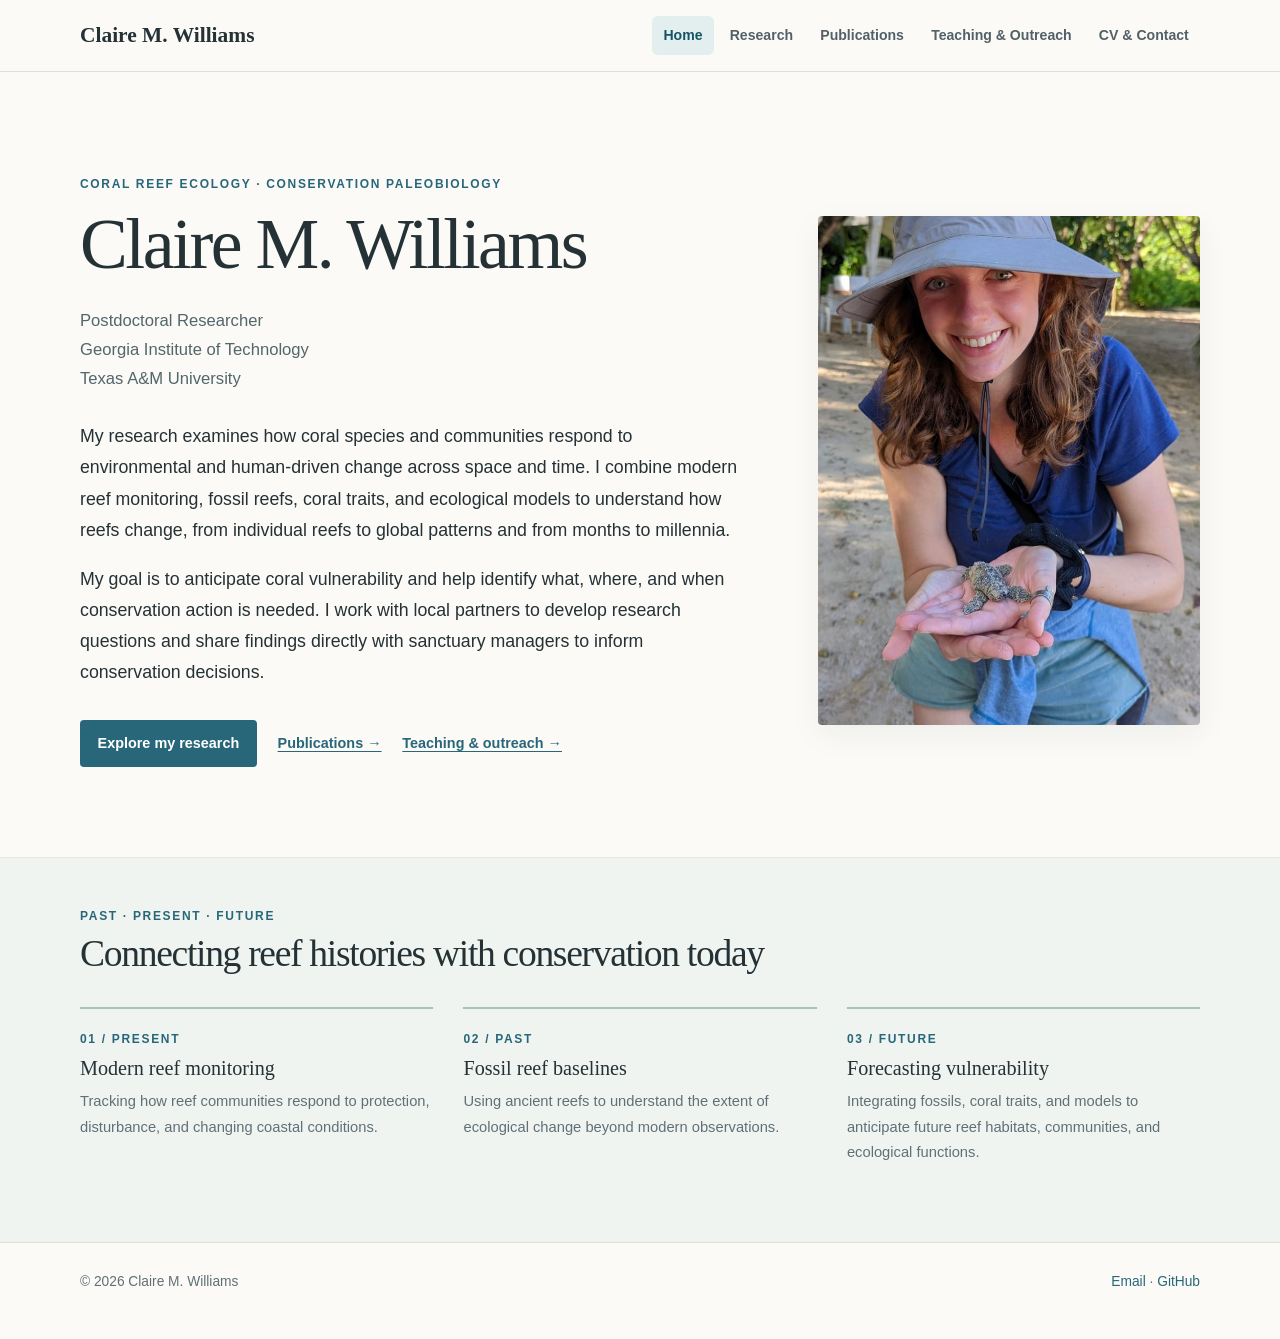
<file: index.html>
<!doctype html>
<html lang="en">
<head>
  <meta charset="utf-8">
  <meta name="viewport" content="width=device-width, initial-scale=1">
  <meta name="description" content="Claire M. Williams is a coral reef ecologist and conservation paleobiologist studying modern reefs, fossil baselines, coral traits, and environmental change.">
  <title>Claire M. Williams | Coral Reef Ecology &amp; Conservation Paleobiology</title>
  <link rel="stylesheet" href="site.css">
</head>
<body>
  <header class="site-header">
    <div class="container header-inner">
      <a class="brand" href="index.html">Claire M. Williams</a>
      <nav class="site-nav" aria-label="Main navigation">
        <a href="index.html" aria-current="page">Home</a>
        <a href="research.html">Research</a>
        <a href="publications.html">Publications</a>
        <a href="teaching.html">Teaching &amp; Outreach</a>
        <a href="cv.html">CV &amp; Contact</a>
      </nav>
    </div>
  </header>

  <main>
    <section class="hero container">
      <div class="hero-layout">
        <div>
          <div class="eyebrow">Coral reef ecology · Conservation paleobiology</div>
          <h1>Claire M. Williams</h1>
          <p class="role">Postdoctoral Researcher<br>Georgia Institute of Technology<br>Texas A&amp;M University</p>
          <div class="hero-copy">
            <p>My research examines how coral species and communities respond to environmental and human-driven change across space and time. I combine modern reef monitoring, fossil reefs, coral traits, and ecological models to understand how reefs change, from individual reefs to global patterns and from months to millennia.</p>
            <p>My goal is to anticipate coral vulnerability and help identify what, where, and when conservation action is needed. I work with local partners to develop research questions and share findings directly with sanctuary managers to inform conservation decisions.</p>
          </div>
          <div class="hero-actions">
            <a class="button-link" href="research.html">Explore my research</a>
            <a class="text-link" href="publications.html">Publications →</a>
            <a class="text-link" href="teaching.html">Teaching &amp; outreach →</a>
          </div>
        </div>
        <figure class="hero-portrait">
          <img src="FEC5A2C6-8848-4D81-BD9D-D2EBB6920F9D_1_105_c.jpeg" alt="Claire Williams holding a baby sea turtle" fetchpriority="high">
        </figure>
      </div>
    </section>

    <section class="home-summary">
      <div class="container">
        <div class="eyebrow">Past · Present · Future</div>
        <h2>Connecting reef histories with conservation today</h2>
        <div class="focus-grid">
          <a href="research.html#modern">
            <div class="meta">01 / Present</div>
            <h3>Modern reef monitoring</h3>
            <p>Tracking how reef communities respond to protection, disturbance, and changing coastal conditions.</p>
          </a>
          <a href="research.html#fossils">
            <div class="meta">02 / Past</div>
            <h3>Fossil reef baselines</h3>
            <p>Using ancient reefs to understand the extent of ecological change beyond modern observations.</p>
          </a>
          <a href="research.html#predictions">
            <div class="meta">03 / Future</div>
            <h3>Forecasting vulnerability</h3>
            <p>Integrating fossils, coral traits, and models to anticipate future reef habitats, communities, and ecological functions.</p>
          </a>
        </div>
      </div>
    </section>
  </main>

  <footer class="site-footer"><div class="container"><span>© 2026 Claire M. Williams</span><span><a href="mailto:cwilliams681@gatech.edu">Email</a> · <a href="https://github.com/ClaireMWilliams">GitHub</a></span></div></footer>
</body>
</html>
</file>
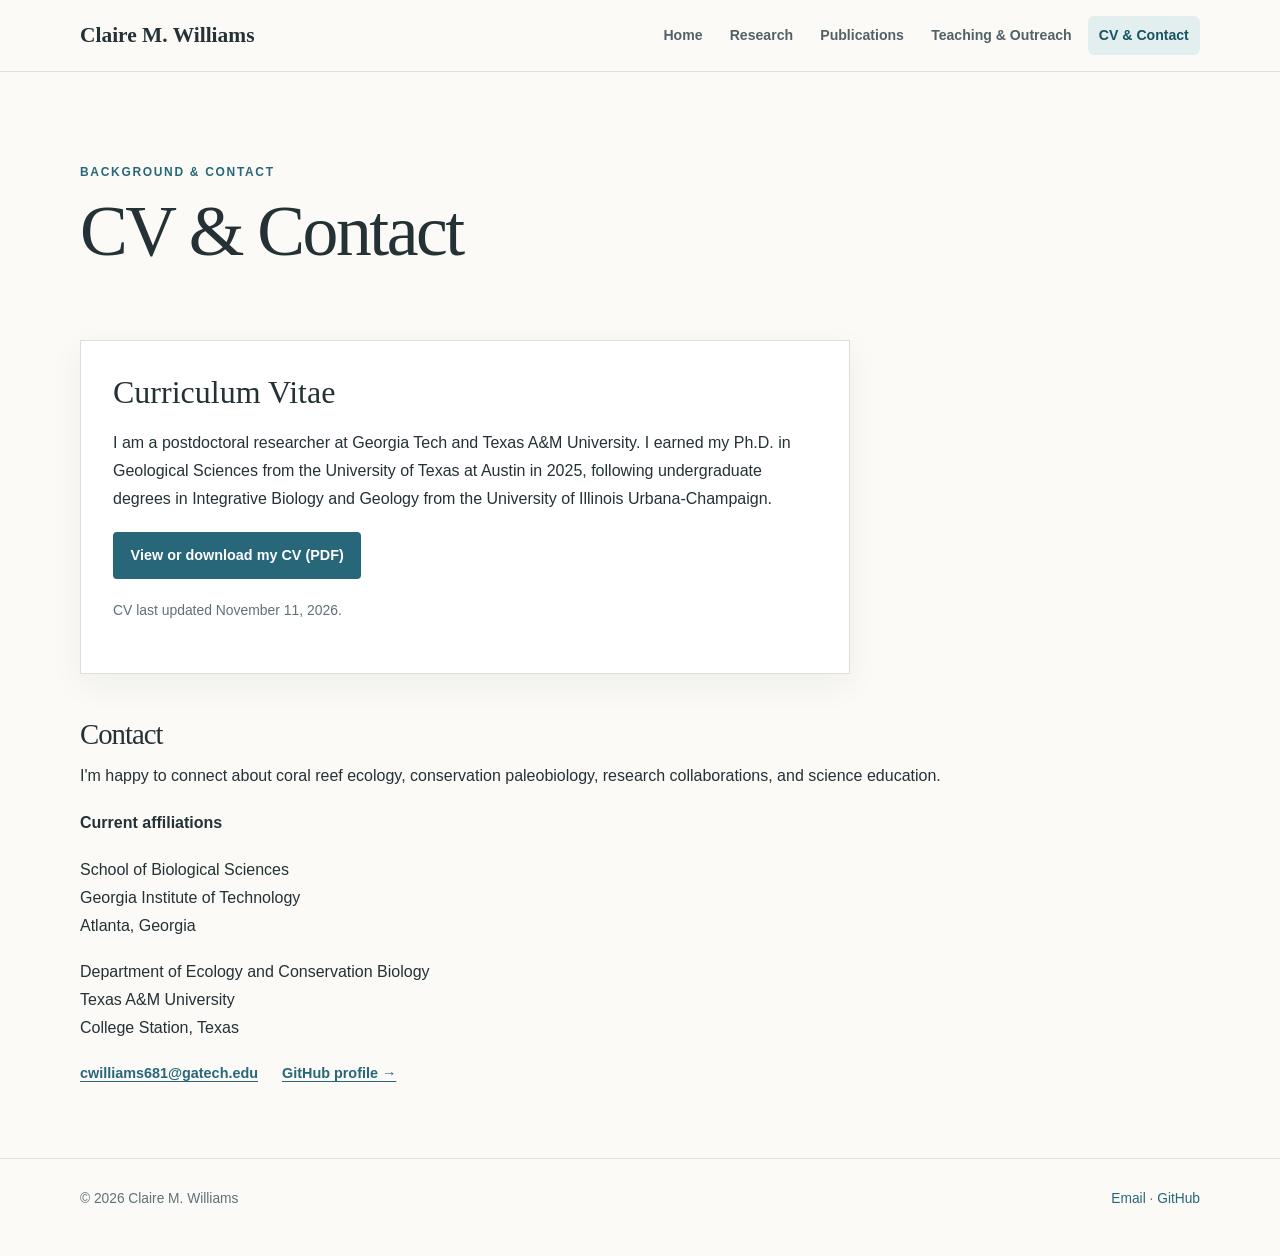
<file: cv.html>
<!doctype html>
<html lang="en">
<head>
  <meta charset="utf-8"><meta name="viewport" content="width=device-width, initial-scale=1">
  <meta name="description" content="Curriculum vitae and contact information for Claire M. Williams, coral reef ecologist and conservation paleobiologist.">
  <title>CV &amp; Contact | Claire M. Williams</title><link rel="stylesheet" href="site.css">
</head>
<body>
  <header class="site-header"><div class="container header-inner">
    <a class="brand" href="index.html">Claire M. Williams</a>
    <nav class="site-nav" aria-label="Main navigation">
      <a href="index.html">Home</a><a href="research.html">Research</a><a href="publications.html">Publications</a><a href="teaching.html">Teaching &amp; Outreach</a><a href="cv.html" aria-current="page">CV &amp; Contact</a>
    </nav>
  </div></header>

  <main class="container page-end">
    <header class="page-heading"><div class="eyebrow">Background &amp; contact</div><h1>CV &amp; Contact</h1></header>
    <section class="cv-panel">
      <h3>Curriculum Vitae</h3>
      <p>I am a postdoctoral researcher at Georgia Tech and Texas A&amp;M University. I earned my Ph.D. in Geological Sciences from the University of Texas at Austin in 2025, following undergraduate degrees in Integrative Biology and Geology from the University of Illinois Urbana-Champaign.</p>
      <p><a class="button-link" href="Claire_Williams_CV_November_2026.pdf" target="_blank" rel="noopener noreferrer">View or download my CV (PDF)</a></p>
      <p class="small">CV last updated November 11, 2026.</p>
    </section>
    <section class="subsection">
      <h2 class="subsection-title">Contact</h2>
      <p>I'm happy to connect about coral reef ecology, conservation paleobiology, research collaborations, and science education.</p>
      <p><strong>Current affiliations</strong></p>
      <p>School of Biological Sciences<br>Georgia Institute of Technology<br>Atlanta, Georgia</p>
      <p>Department of Ecology and Conservation Biology<br>Texas A&amp;M University<br>College Station, Texas</p>
      <div class="inline-links"><a href="mailto:cwilliams681@gatech.edu">cwilliams681@gatech.edu</a><a href="https://github.com/ClaireMWilliams">GitHub profile →</a></div>
    </section>
  </main>

  <footer class="site-footer"><div class="container"><span>© 2026 Claire M. Williams</span><span><a href="mailto:cwilliams681@gatech.edu">Email</a> · <a href="https://github.com/ClaireMWilliams">GitHub</a></span></div></footer>
</body>
</html>
</file>
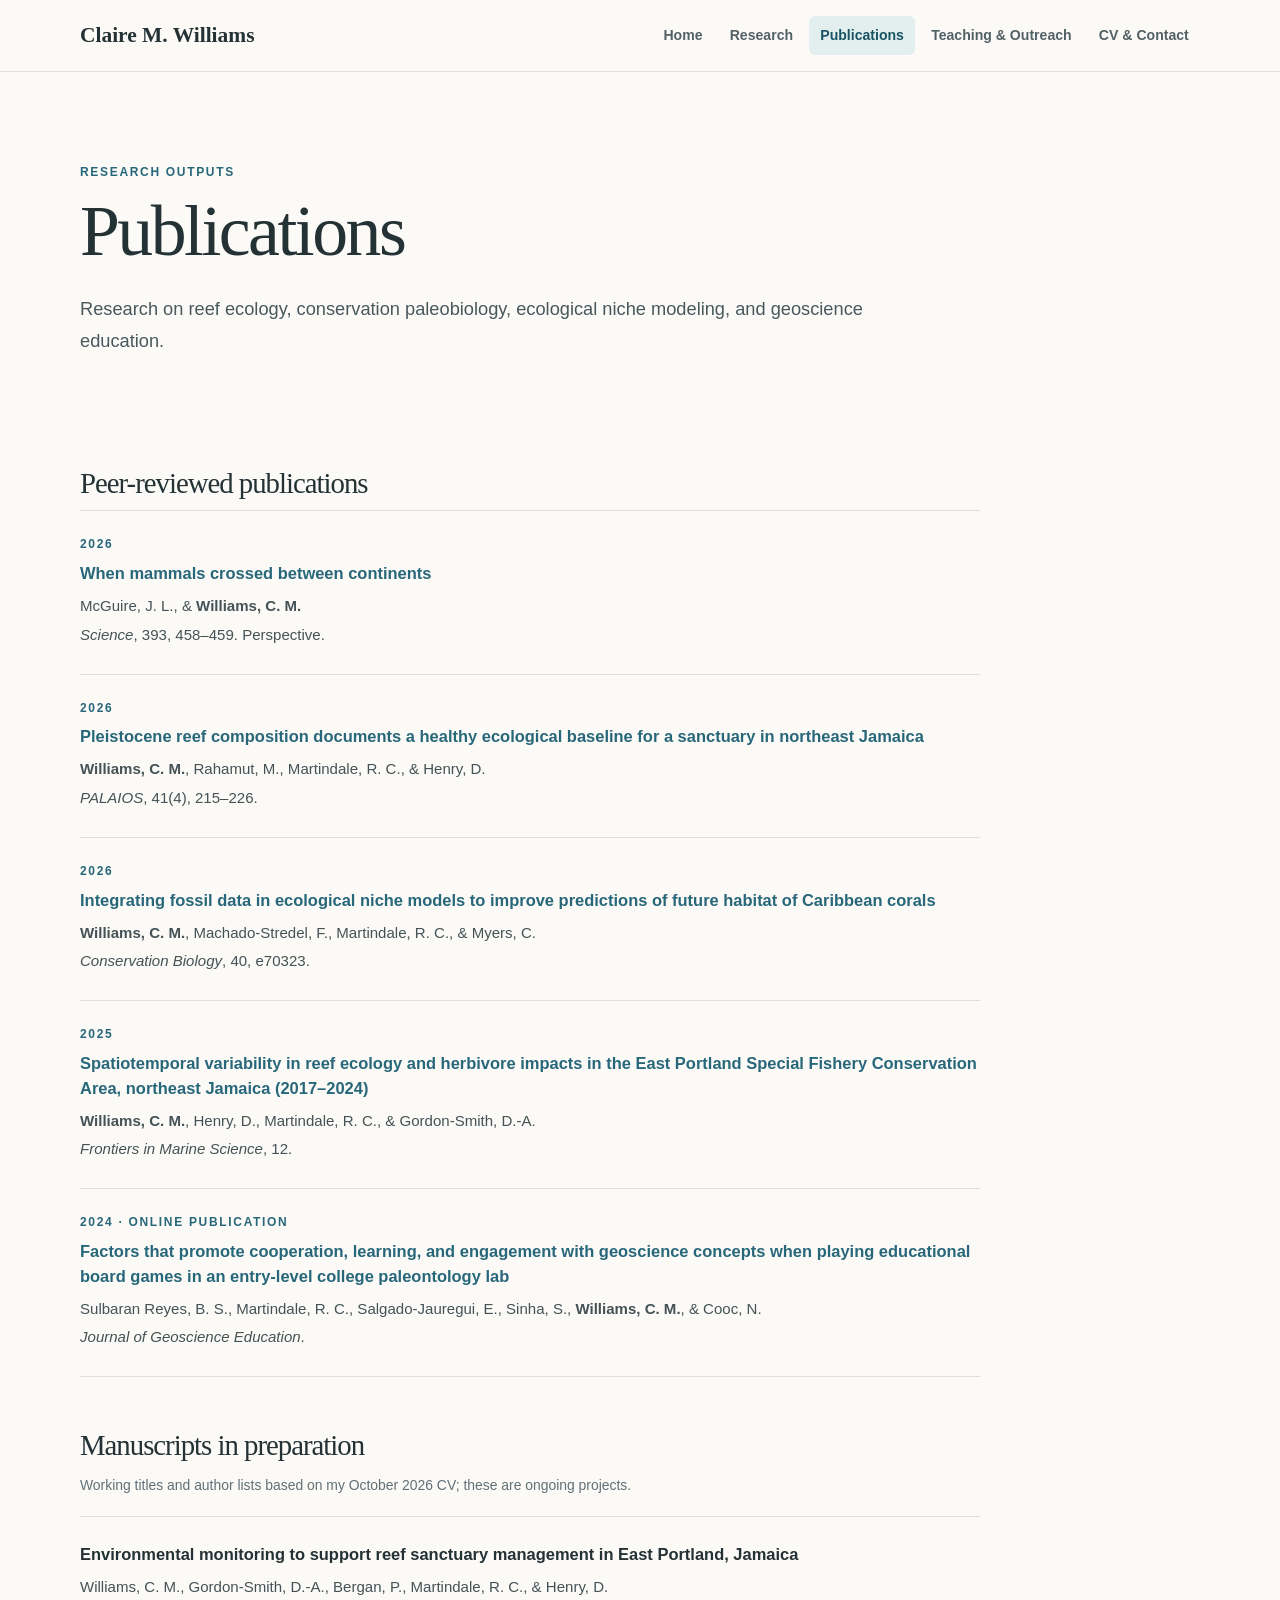
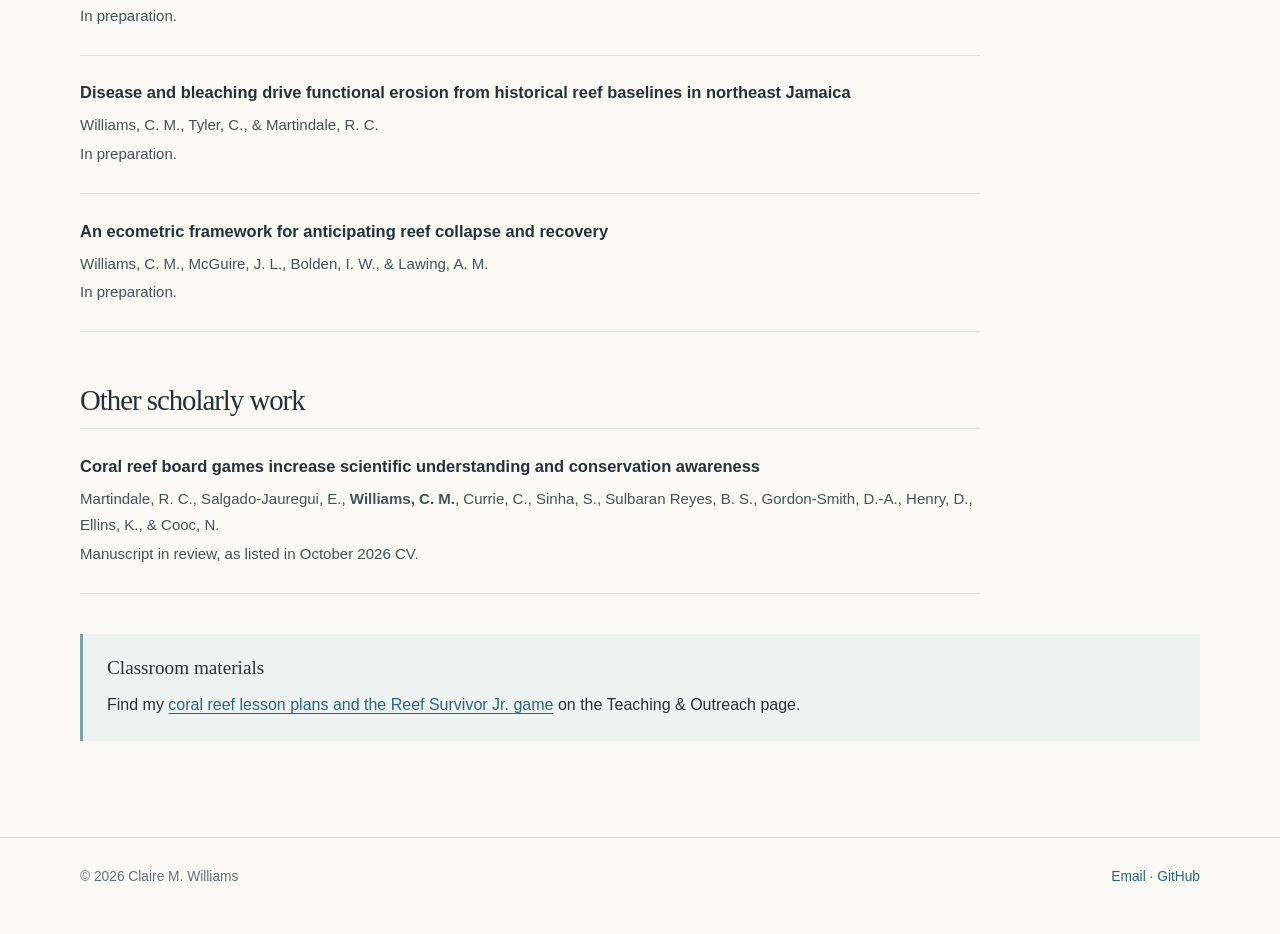
<file: publications.html>
<!doctype html>
<html lang="en">
<head>
  <meta charset="utf-8"><meta name="viewport" content="width=device-width, initial-scale=1">
  <meta name="description" content="Peer-reviewed publications and manuscripts by coral reef ecologist Claire M. Williams.">
  <title>Publications | Claire M. Williams</title><link rel="stylesheet" href="site.css">
</head>
<body>
  <header class="site-header"><div class="container header-inner">
    <a class="brand" href="index.html">Claire M. Williams</a>
    <nav class="site-nav" aria-label="Main navigation">
      <a href="index.html">Home</a><a href="research.html">Research</a><a href="publications.html" aria-current="page">Publications</a><a href="teaching.html">Teaching &amp; Outreach</a><a href="cv.html">CV &amp; Contact</a>
    </nav>
  </div></header>

  <main class="container page-end">
    <header class="page-heading">
      <div class="eyebrow">Research outputs</div>
      <h1>Publications</h1>
      <p class="lead">Research on reef ecology, conservation paleobiology, ecological niche modeling, and geoscience education.</p>
    </header>

    <section class="subsection" aria-labelledby="peer-reviewed">
      <h2 class="subsection-title" id="peer-reviewed">Peer-reviewed publications</h2>
      <article class="publication"><div class="meta">2026</div><h3><a href="https://doi.org/10.1126/science.aei5362">When mammals crossed between continents</a></h3><p>McGuire, J. L., &amp; <strong>Williams, C. M.</strong></p><p><em>Science</em>, 393, 458–459. Perspective.</p></article>
      <article class="publication"><div class="meta">2026</div><h3><a href="https://doi.org/10.2110/palo.2025.041">Pleistocene reef composition documents a healthy ecological baseline for a sanctuary in northeast Jamaica</a></h3><p><strong>Williams, C. M.</strong>, Rahamut, M., Martindale, R. C., &amp; Henry, D.</p><p><em>PALAIOS</em>, 41(4), 215–226.</p></article>
      <article class="publication"><div class="meta">2026</div><h3><a href="https://doi.org/10.1111/cobi.70323">Integrating fossil data in ecological niche models to improve predictions of future habitat of Caribbean corals</a></h3><p><strong>Williams, C. M.</strong>, Machado-Stredel, F., Martindale, R. C., &amp; Myers, C.</p><p><em>Conservation Biology</em>, 40, e70323.</p></article>
      <article class="publication"><div class="meta">2025</div><h3><a href="https://doi.org/10.3389/fmars.2025.1684741">Spatiotemporal variability in reef ecology and herbivore impacts in the East Portland Special Fishery Conservation Area, northeast Jamaica (2017–2024)</a></h3><p><strong>Williams, C. M.</strong>, Henry, D., Martindale, R. C., &amp; Gordon-Smith, D.-A.</p><p><em>Frontiers in Marine Science</em>, 12.</p></article>
      <article class="publication"><div class="meta">2024 · Online publication</div><h3><a href="https://doi.org/10.1080/10899995.2024.2401749">Factors that promote cooperation, learning, and engagement with geoscience concepts when playing educational board games in an entry-level college paleontology lab</a></h3><p>Sulbaran Reyes, B. S., Martindale, R. C., Salgado-Jauregui, E., Sinha, S., <strong>Williams, C. M.</strong>, &amp; Cooc, N.</p><p><em>Journal of Geoscience Education</em>.</p></article>
    </section>

    <section class="subsection" aria-labelledby="in-preparation">
      <h2 class="subsection-title" id="in-preparation">Manuscripts in preparation</h2>
      <p class="small">Working titles and author lists based on my October 2026 CV; these are ongoing projects.</p>
      <article class="publication"><h3>Environmental monitoring to support reef sanctuary management in East Portland, Jamaica</h3><p>Williams, C. M., Gordon-Smith, D.-A., Bergan, P., Martindale, R. C., &amp; Henry, D.</p><p class="small">In preparation.</p></article>
      <article class="publication"><h3>Disease and bleaching drive functional erosion from historical reef baselines in northeast Jamaica</h3><p>Williams, C. M., Tyler, C., &amp; Martindale, R. C.</p><p class="small">In preparation.</p></article>
      <article class="publication"><h3>An ecometric framework for anticipating reef collapse and recovery</h3><p>Williams, C. M., McGuire, J. L., Bolden, I. W., &amp; Lawing, A. M.</p><p class="small">In preparation.</p></article>
    </section>

    <section class="subsection" aria-labelledby="under-review">
      <h2 class="subsection-title" id="under-review">Other scholarly work</h2>
      <article class="publication"><h3>Coral reef board games increase scientific understanding and conservation awareness</h3><p>Martindale, R. C., Salgado-Jauregui, E., <strong>Williams, C. M.</strong>, Currie, C., Sinha, S., Sulbaran Reyes, B. S., Gordon-Smith, D.-A., Henry, D., Ellins, K., &amp; Cooc, N.</p><p class="small">Manuscript in review, as listed in October 2026 CV.</p></article>
    </section>

    <div class="callout"><h4>Classroom materials</h4><p>Find my <a href="teaching.html#resources">coral reef lesson plans and the Reef Survivor Jr. game</a> on the Teaching &amp; Outreach page.</p></div>
  </main>
  <footer class="site-footer"><div class="container"><span>© 2026 Claire M. Williams</span><span><a href="mailto:cwilliams681@gatech.edu">Email</a> · <a href="https://github.com/ClaireMWilliams">GitHub</a></span></div></footer>
</body>
</html>
</file>
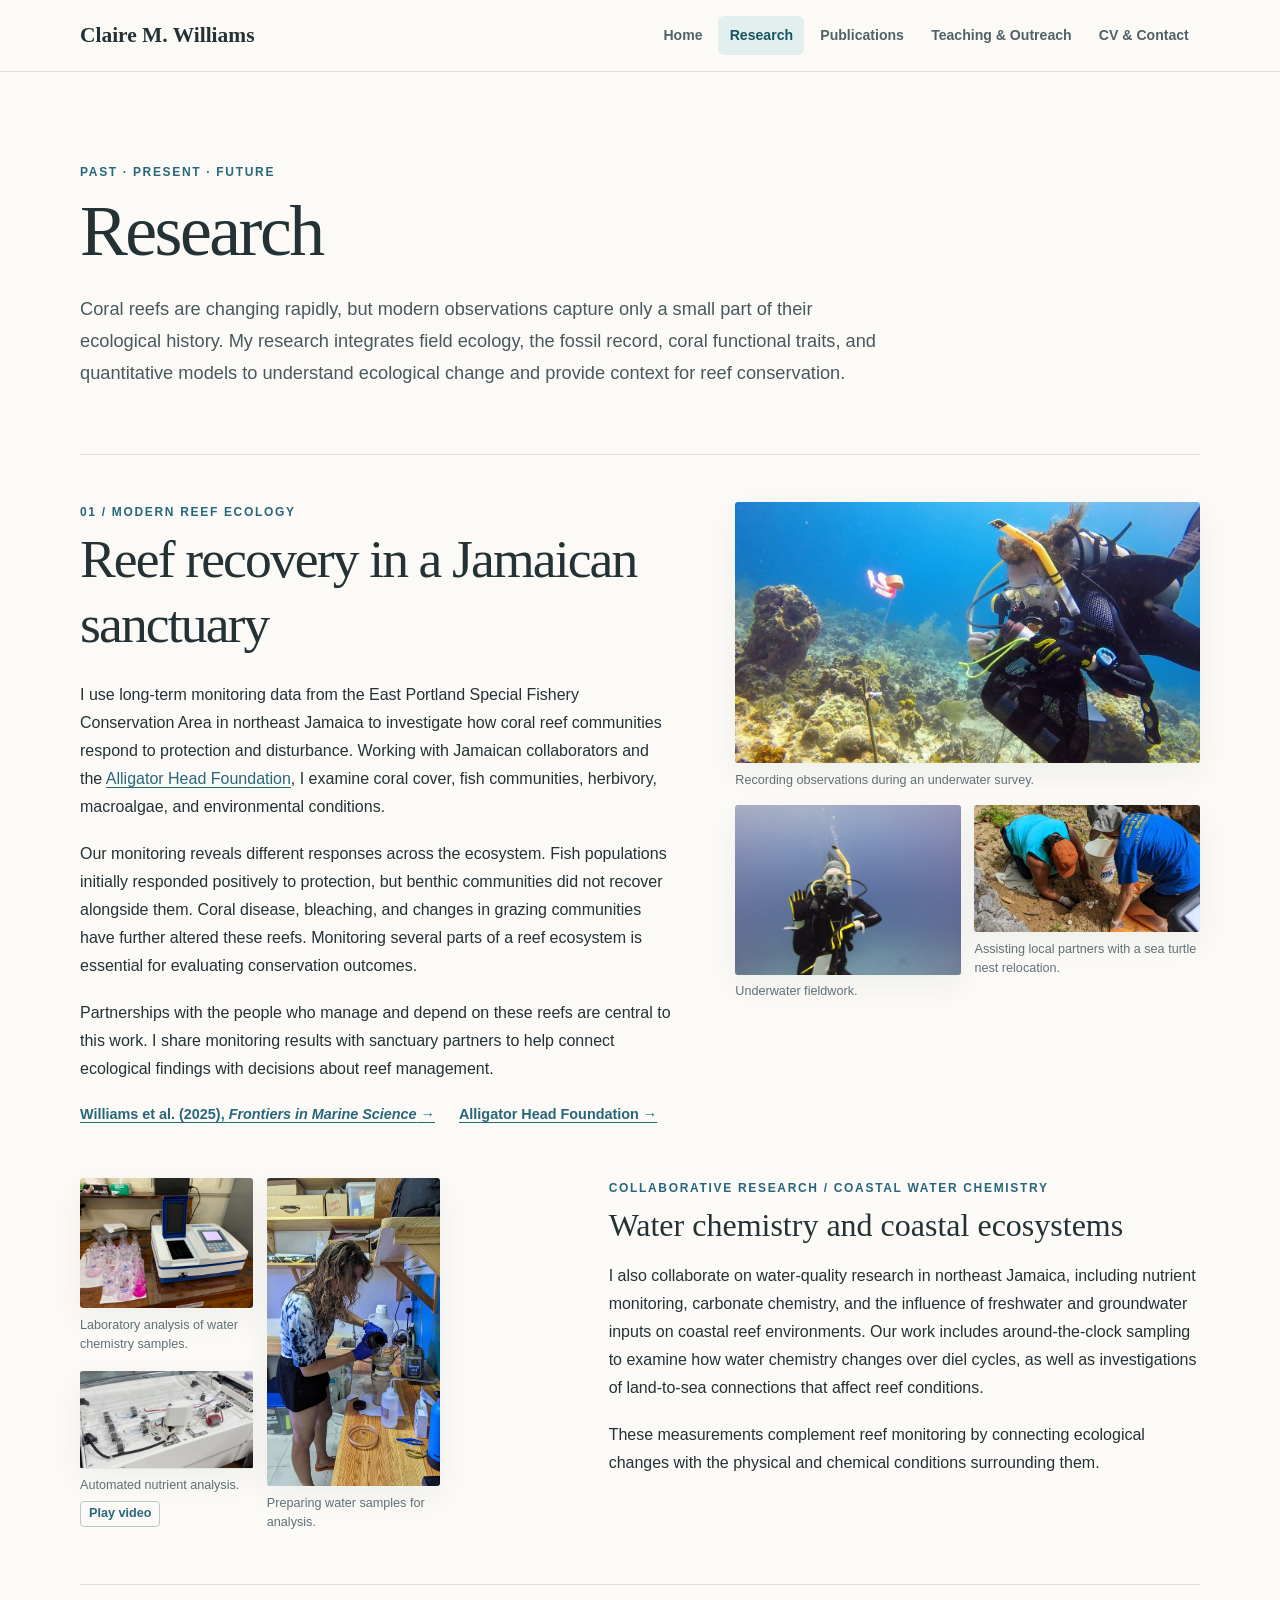
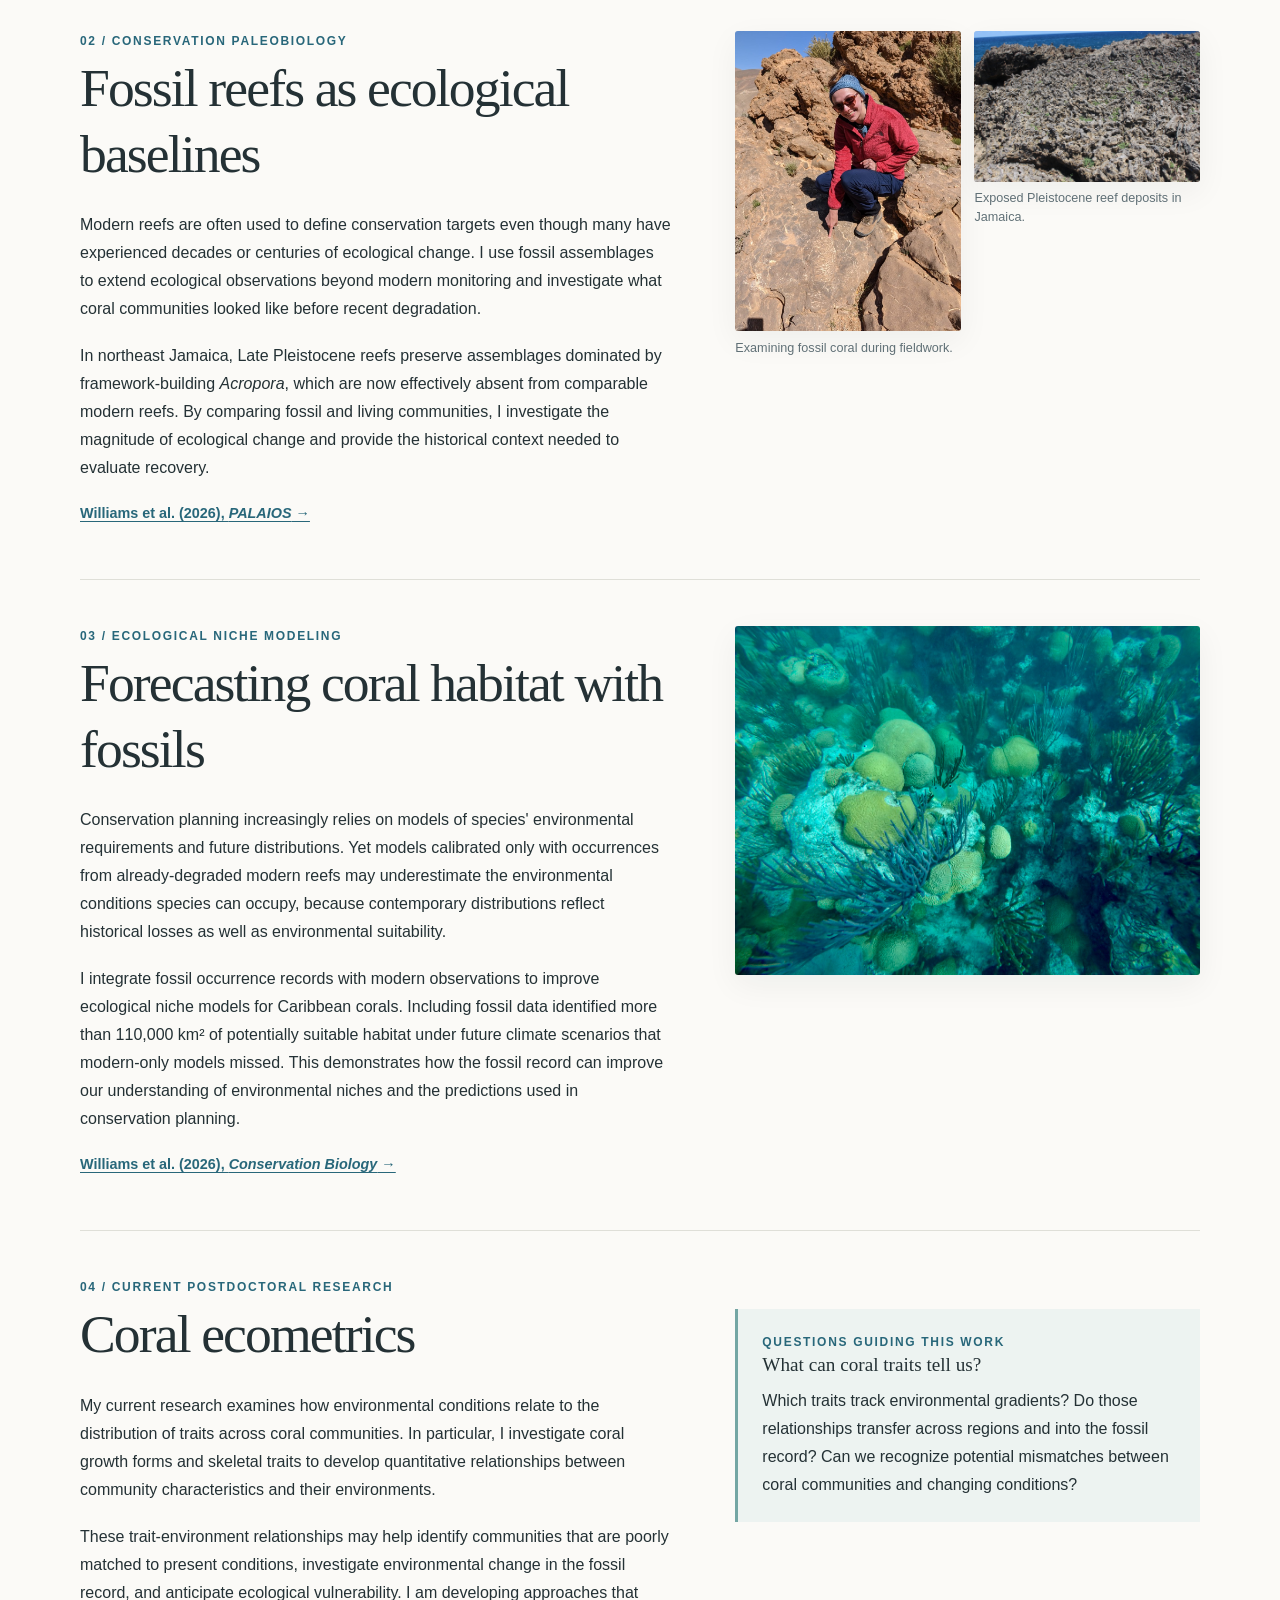
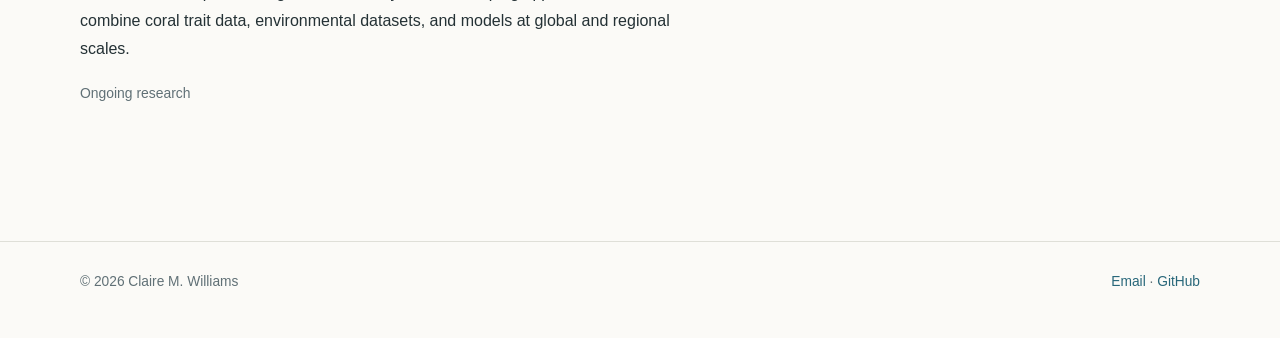
<file: research.html>
<!doctype html>
<html lang="en">
<head>
  <meta charset="utf-8">
  <meta name="viewport" content="width=device-width, initial-scale=1">
  <meta name="description" content="Research by Claire M. Williams on modern Jamaican reefs, Pleistocene coral baselines, future coral habitat, and coral ecometrics.">
  <title>Research | Claire M. Williams</title>
  <link rel="stylesheet" href="site.css">
</head>
<body>
  <header class="site-header"><div class="container header-inner">
    <a class="brand" href="index.html">Claire M. Williams</a>
    <nav class="site-nav" aria-label="Main navigation">
      <a href="index.html">Home</a><a href="research.html" aria-current="page">Research</a><a href="publications.html">Publications</a><a href="teaching.html">Teaching &amp; Outreach</a><a href="cv.html">CV &amp; Contact</a>
    </nav>
  </div></header>

  <main class="container page-end">
    <header class="page-heading">
      <div class="eyebrow">Past · Present · Future</div>
      <h1>Research</h1>
      <p class="lead">Coral reefs are changing rapidly, but modern observations capture only a small part of their ecological history. My research integrates field ecology, the fossil record, coral functional traits, and quantitative models to understand ecological change and provide context for reef conservation.</p>
    </header>

    <section class="feature" id="modern" aria-labelledby="modern-title">
      <div class="feature-grid">
        <div>
          <div class="meta">01 / Modern reef ecology</div>
          <h2 id="modern-title">Reef recovery in a Jamaican sanctuary</h2>
          <p>I use long-term monitoring data from the East Portland Special Fishery Conservation Area in northeast Jamaica to investigate how coral reef communities respond to protection and disturbance. Working with Jamaican collaborators and the <a href="https://alligatorheadfoundation.org/">Alligator Head Foundation</a>, I examine coral cover, fish communities, herbivory, macroalgae, and environmental conditions.</p>
          <p>Our monitoring reveals different responses across the ecosystem. Fish populations initially responded positively to protection, but benthic communities did not recover alongside them. Coral disease, bleaching, and changes in grazing communities have further altered these reefs. Monitoring several parts of a reef ecosystem is essential for evaluating conservation outcomes.</p>
          <p>Partnerships with the people who manage and depend on these reefs are central to this work. I share monitoring results with sanctuary partners to help connect ecological findings with decisions about reef management.</p>
          <div class="inline-links">
            <a href="https://doi.org/10.3389/fmars.2025.1684741">Williams et al. (2025), <em>Frontiers in Marine Science</em> →</a>
            <a href="https://alligatorheadfoundation.org/">Alligator Head Foundation →</a>
          </div>
        </div>
        <div class="feature-media modern-media">
          <figure class="photo research-feature-photo"><img src="45B1AB25-5358-4634-947C-523934AC79E3_1_105_c.jpeg" alt="Claire Williams writing during an underwater survey" loading="lazy"><figcaption>Recording observations during an underwater survey.</figcaption></figure>
          <div class="modern-photo-pair">
            <figure class="photo"><img src="409412E2-D13E-40BD-A537-2AB57EDC62F4_1_105_c.jpeg" alt="Claire Williams underwater in scuba gear" loading="lazy"><figcaption>Underwater fieldwork.</figcaption></figure>
            <figure class="photo"><img src="2ADE513A-1751-4ACB-9E35-1C92E6FAF31E_1_105_c.jpeg" alt="Claire Williams helping with a sea turtle nest relocation" loading="lazy"><figcaption>Assisting local partners with a sea turtle nest relocation.</figcaption></figure>
          </div>
        </div>
      </div>

      <div class="feature-grid reverse" style="margin-top:3.2rem">
        <div>
          <div class="meta">Collaborative research / Coastal water chemistry</div>
          <h3>Water chemistry and coastal ecosystems</h3>
          <p>I also collaborate on water-quality research in northeast Jamaica, including nutrient monitoring, carbonate chemistry, and the influence of freshwater and groundwater inputs on coastal reef environments. Our work includes around-the-clock sampling to examine how water chemistry changes over diel cycles, as well as investigations of land-to-sea connections that affect reef conditions.</p>
          <p>These measurements complement reef monitoring by connecting ecological changes with the physical and chemical conditions surrounding them.</p>
        </div>
        <div class="feature-media chemistry-gallery">
          <figure class="photo chemistry-beakers"><img src="A90BF9EB-0E4B-4E82-884D-E325C7DDA58A_1_105_c.jpeg" alt="Water chemistry measurement instrument and glass flasks in a laboratory" loading="lazy"><figcaption>Laboratory analysis of water chemistry samples.</figcaption></figure>
          <figure class="photo chemistry-motion">
            <video id="chemistry-video" autoplay muted loop playsinline preload="metadata" poster="chemistry_analyzer_poster.jpg" aria-label="Silent video of an automated analyzer processing water chemistry samples">
              <source src="chemistry_analyzer_loop.mp4" type="video/mp4">
              Your browser does not support embedded video.
            </video>
            <figcaption class="video-caption"><span>Automated nutrient analysis.</span><button type="button" class="video-toggle" id="chemistry-video-toggle" aria-controls="chemistry-video">Pause video</button></figcaption>
          </figure>
          <figure class="photo chemistry-filter"><img src="FF537D43-1D67-44E1-89A7-E632EF85257E_1_105_c.jpeg" alt="Claire Williams filtering water samples in a laboratory" loading="lazy"><figcaption>Preparing water samples for analysis.</figcaption></figure>
        </div>
      </div>
    </section>

    <section class="feature" id="fossils" aria-labelledby="fossils-title">
      <div class="feature-grid">
        <div>
          <div class="meta">02 / Conservation paleobiology</div>
          <h2 id="fossils-title">Fossil reefs as ecological baselines</h2>
          <p>Modern reefs are often used to define conservation targets even though many have experienced decades or centuries of ecological change. I use fossil assemblages to extend ecological observations beyond modern monitoring and investigate what coral communities looked like before recent degradation.</p>
          <p>In northeast Jamaica, Late Pleistocene reefs preserve assemblages dominated by framework-building <em>Acropora</em>, which are now effectively absent from comparable modern reefs. By comparing fossil and living communities, I investigate the magnitude of ecological change and provide the historical context needed to evaluate recovery.</p>
          <div class="inline-links"><a href="https://doi.org/10.2110/palo.2025.041">Williams et al. (2026), <em>PALAIOS</em> →</a></div>
        </div>
        <div class="feature-media fossil-photo-pair">
          <figure class="photo fossil-portrait"><img src="726C68C7-FE98-4246-BF71-7442FE3C226F_1_105_c.jpeg" alt="Claire Williams examining exposed fossil coral during fieldwork" loading="lazy"><figcaption>Examining fossil coral during fieldwork.</figcaption></figure>
          <figure class="photo"><img src="IMG_3578.JPG" alt="Exposed Pleistocene fossil reef limestone in northeast Jamaica" loading="lazy"><figcaption>Exposed Pleistocene reef deposits in Jamaica.</figcaption></figure>
        </div>
      </div>
    </section>

    <section class="feature" id="predictions" aria-labelledby="predictions-title">
      <div class="feature-grid">
        <div>
          <div class="meta">03 / Ecological niche modeling</div>
          <h2 id="predictions-title">Forecasting coral habitat with fossils</h2>
          <p>Conservation planning increasingly relies on models of species' environmental requirements and future distributions. Yet models calibrated only with occurrences from already-degraded modern reefs may underestimate the environmental conditions species can occupy, because contemporary distributions reflect historical losses as well as environmental suitability.</p>
          <p>I integrate fossil occurrence records with modern observations to improve ecological niche models for Caribbean corals. Including fossil data identified more than 110,000 km² of potentially suitable habitat under future climate scenarios that modern-only models missed. This demonstrates how the fossil record can improve our understanding of environmental niches and the predictions used in conservation planning.</p>
          <div class="inline-links"><a href="https://doi.org/10.1111/cobi.70323">Williams et al. (2026), <em>Conservation Biology</em> →</a></div>
        </div>
        <div class="feature-media">
          <figure class="photo research-feature-photo"><img src="9942A0C1-3E33-4243-BD8F-05162523ECB8_1_105_c.jpeg" alt="Coral colonies and sea fans across an underwater reef" loading="lazy"></figure>
        </div>
      </div>
    </section>

    <section class="feature" id="ecometrics" aria-labelledby="ecometrics-title">
      <div class="feature-grid">
        <div>
          <div class="meta">04 / Current postdoctoral research</div>
          <h2 id="ecometrics-title">Coral ecometrics</h2>
          <p>My current research examines how environmental conditions relate to the distribution of traits across coral communities. In particular, I investigate coral growth forms and skeletal traits to develop quantitative relationships between community characteristics and their environments.</p>
          <p>These trait-environment relationships may help identify communities that are poorly matched to present conditions, investigate environmental change in the fossil record, and anticipate ecological vulnerability. I am developing approaches that combine coral trait data, environmental datasets, and models at global and regional scales.</p>
          <p class="small">Ongoing research</p>
        </div>
        <aside class="callout">
          <div class="eyebrow">Questions guiding this work</div>
          <h4>What can coral traits tell us?</h4>
          <p>Which traits track environmental gradients? Do those relationships transfer across regions and into the fossil record? Can we recognize potential mismatches between coral communities and changing conditions?</p>
        </aside>
      </div>
    </section>
  </main>

  <footer class="site-footer"><div class="container"><span>© 2026 Claire M. Williams</span><span><a href="mailto:cwilliams681@gatech.edu">Email</a> · <a href="https://github.com/ClaireMWilliams">GitHub</a></span></div></footer>
  <script>
    (function () {
      const video = document.getElementById('chemistry-video');
      const toggle = document.getElementById('chemistry-video-toggle');
      if (!video || !toggle) return;

      // Leave the still image visible until a visitor chooses to play when reduced motion is preferred.
      if (window.matchMedia('(prefers-reduced-motion: reduce)').matches) {
        video.removeAttribute('autoplay');
        video.pause();
      }

      function updateButton() {
        toggle.textContent = video.paused ? 'Play video' : 'Pause video';
      }
      toggle.addEventListener('click', function () {
        if (video.paused) video.play().catch(updateButton);
        else video.pause();
      });
      video.addEventListener('play', updateButton);
      video.addEventListener('pause', updateButton);
      updateButton();
    }());
  </script>
</body>
</html>
</file>
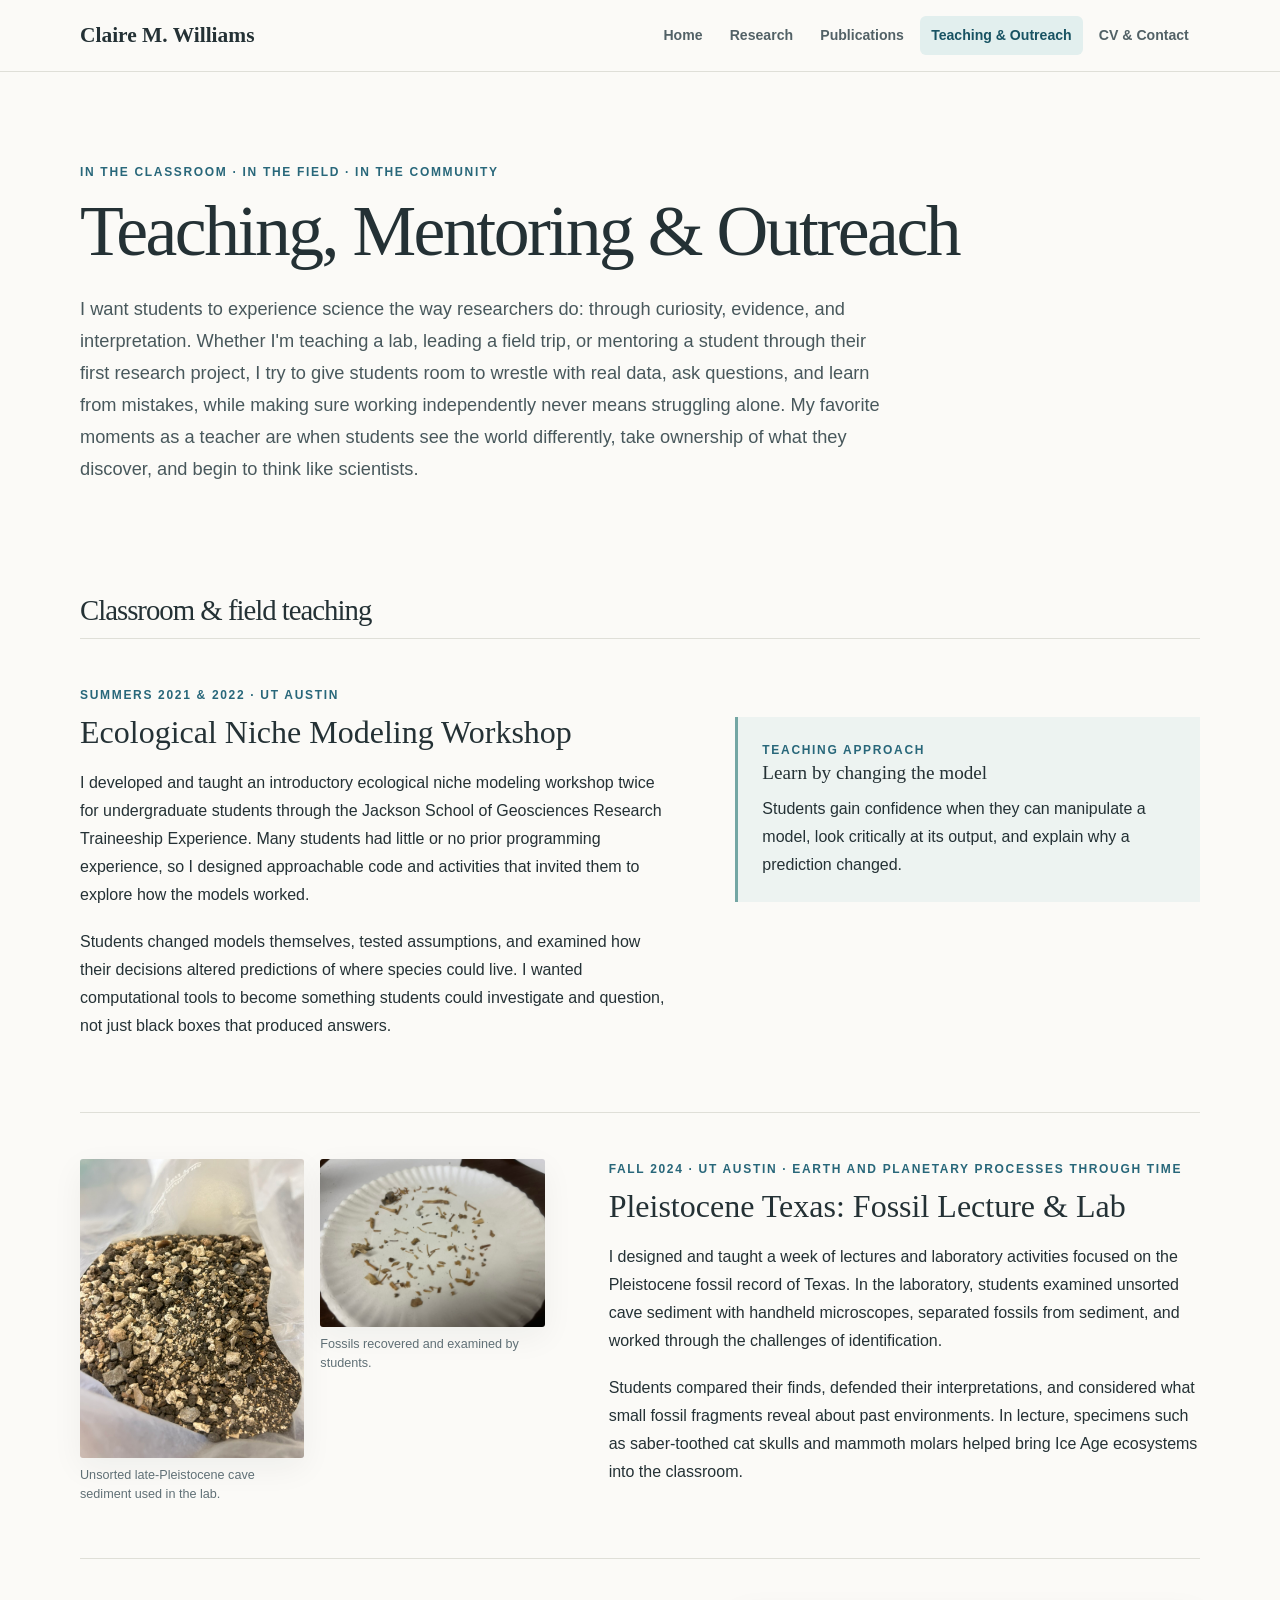
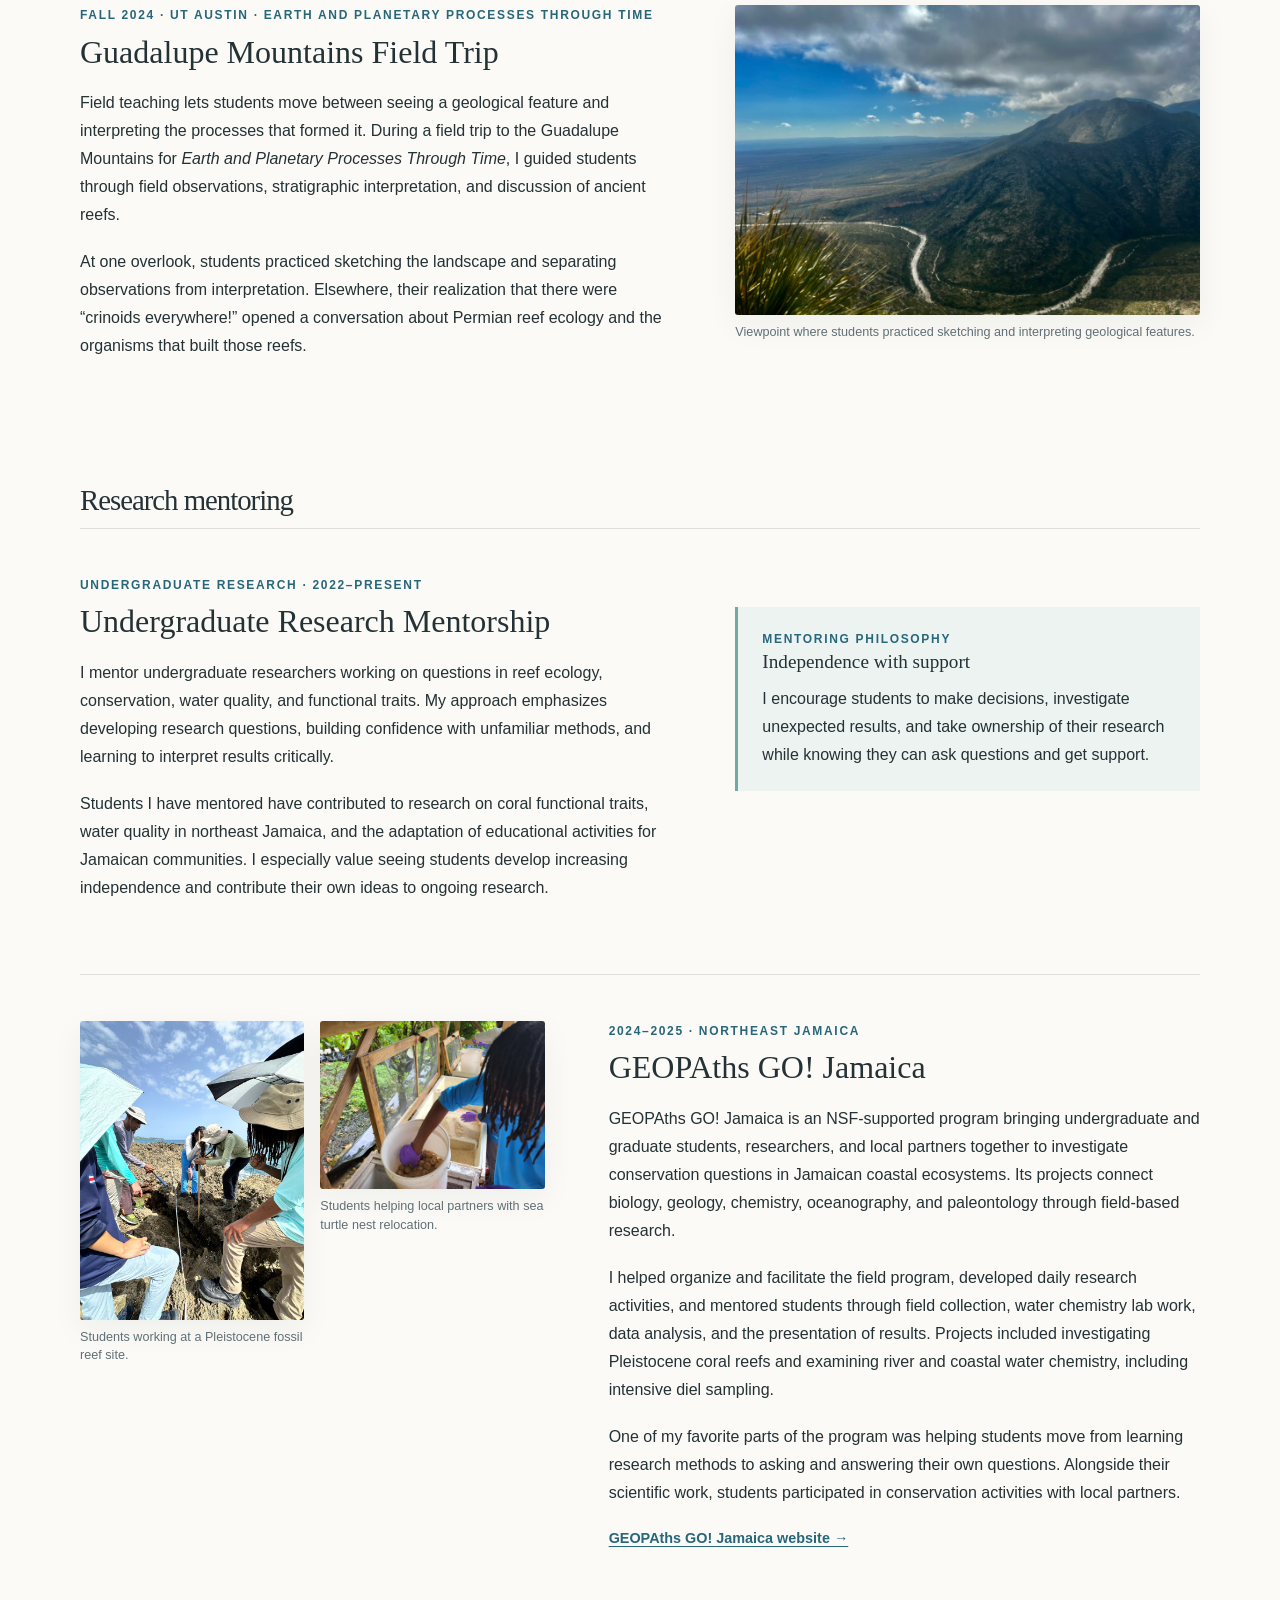
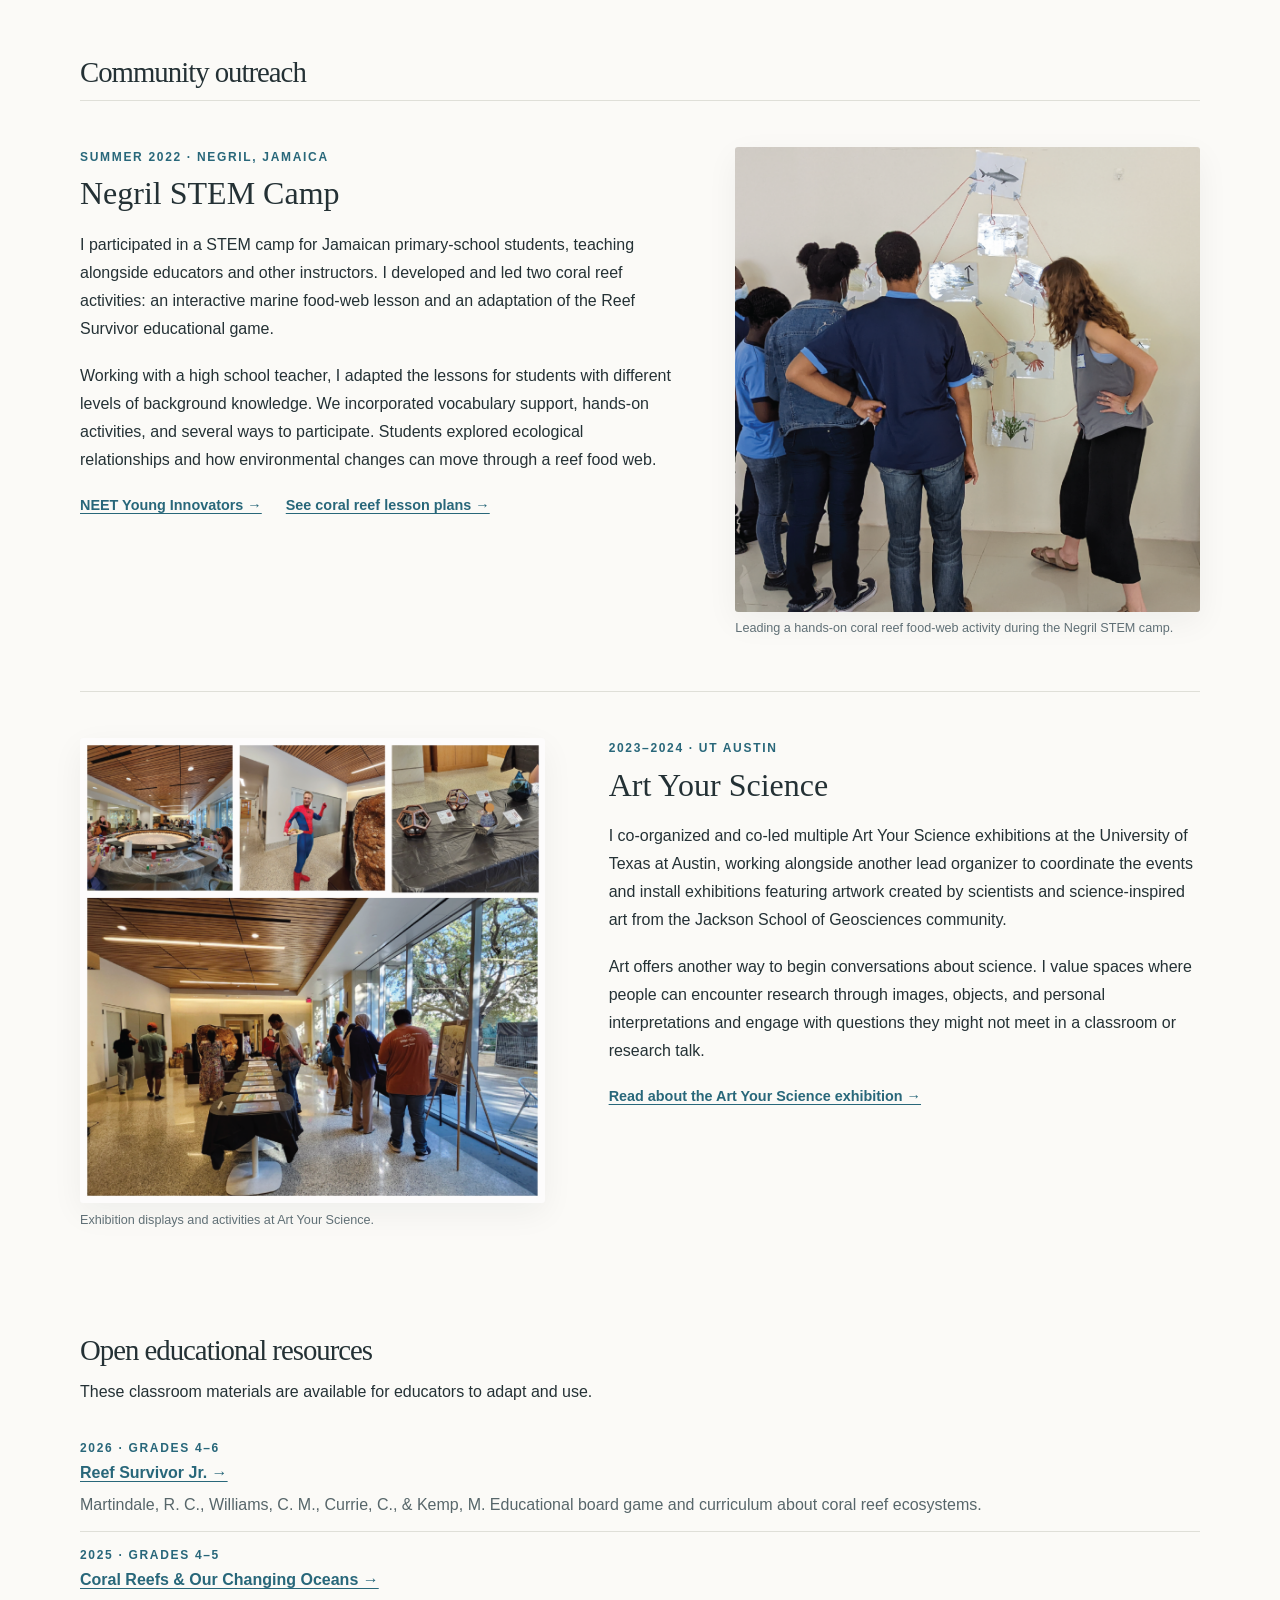
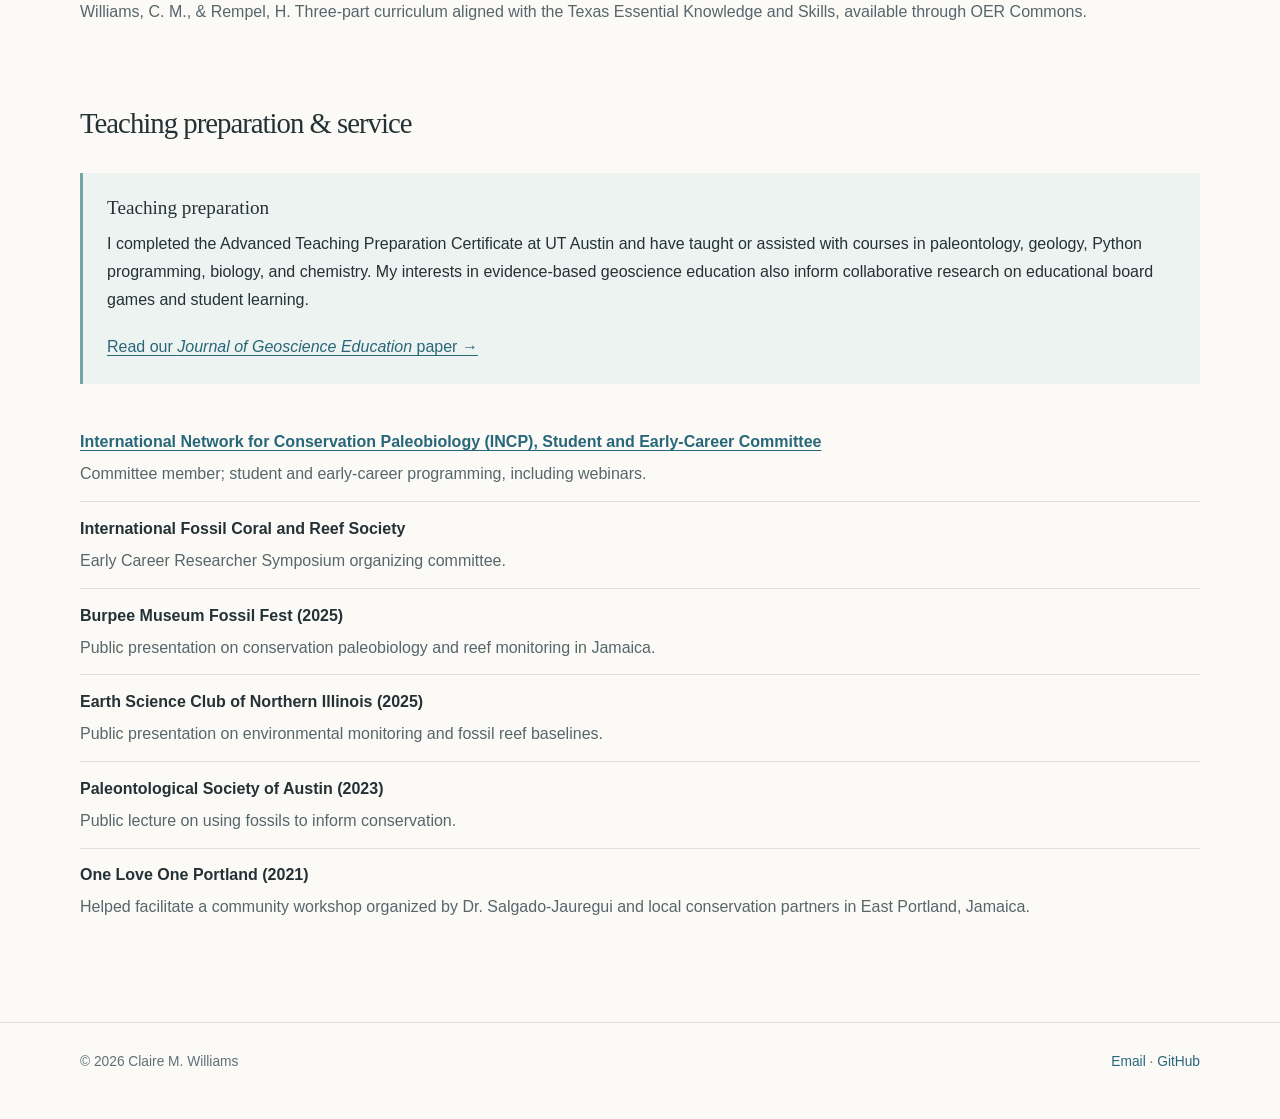
<file: teaching.html>
<!doctype html>
<html lang="en">
<head>
  <meta charset="utf-8"><meta name="viewport" content="width=device-width, initial-scale=1">
  <meta name="description" content="Claire M. Williams's teaching, mentoring, STEM outreach, field courses, Art Your Science activities, and open coral reef lesson plans.">
  <title>Teaching &amp; Outreach | Claire M. Williams</title><link rel="stylesheet" href="site.css">
</head>
<body>
  <header class="site-header"><div class="container header-inner">
    <a class="brand" href="index.html">Claire M. Williams</a>
    <nav class="site-nav" aria-label="Main navigation">
      <a href="index.html">Home</a><a href="research.html">Research</a><a href="publications.html">Publications</a><a href="teaching.html" aria-current="page">Teaching &amp; Outreach</a><a href="cv.html">CV &amp; Contact</a>
    </nav>
  </div></header>

  <main class="container page-end">
    <header class="page-heading">
      <div class="eyebrow">In the classroom · In the field · In the community</div>
      <h1>Teaching, Mentoring &amp; Outreach</h1>
      <p class="lead">I want students to experience science the way researchers do: through curiosity, evidence, and interpretation. Whether I'm teaching a lab, leading a field trip, or mentoring a student through their first research project, I try to give students room to wrestle with real data, ask questions, and learn from mistakes, while making sure working independently never means struggling alone. My favorite moments as a teacher are when students see the world differently, take ownership of what they discover, and begin to think like scientists.</p>
    </header>

    <section class="subsection" aria-labelledby="classroom-heading">
      <h2 class="subsection-title" id="classroom-heading">Classroom &amp; field teaching</h2>
      <article class="feature">
        <div class="feature-grid">
          <div>
            <div class="meta">Summers 2021 &amp; 2022 · UT Austin</div>
            <h3>Ecological Niche Modeling Workshop</h3>
            <p>I developed and taught an introductory ecological niche modeling workshop twice for undergraduate students through the Jackson School of Geosciences Research Traineeship Experience. Many students had little or no prior programming experience, so I designed approachable code and activities that invited them to explore how the models worked.</p>
            <p>Students changed models themselves, tested assumptions, and examined how their decisions altered predictions of where species could live. I wanted computational tools to become something students could investigate and question, not just black boxes that produced answers.</p>
          </div>
          <aside class="callout"><div class="eyebrow">Teaching approach</div><h4>Learn by changing the model</h4><p>Students gain confidence when they can manipulate a model, look critically at its output, and explain why a prediction changed.</p></aside>
        </div>
      </article>

      <article class="feature">
        <div class="feature-grid reverse">
          <div>
            <div class="meta">Fall 2024 · UT Austin · Earth and Planetary Processes Through Time</div>
            <h3>Pleistocene Texas: Fossil Lecture &amp; Lab</h3>
            <p>I designed and taught a week of lectures and laboratory activities focused on the Pleistocene fossil record of Texas. In the laboratory, students examined unsorted cave sediment with handheld microscopes, separated fossils from sediment, and worked through the challenges of identification.</p>
            <p>Students compared their finds, defended their interpretations, and considered what small fossil fragments reveal about past environments. In lecture, specimens such as saber-toothed cat skulls and mammoth molars helped bring Ice Age ecosystems into the classroom.</p>
          </div>
          <div class="feature-media media-stack two">
            <figure class="photo"><img src="26475E54-95C3-4BD1-920C-343514194582_1_105_c.jpeg" alt="Unsorted fossil-rich sediment from a late Pleistocene cave deposit" loading="lazy"><figcaption>Unsorted late-Pleistocene cave sediment used in the lab.</figcaption></figure>
            <figure class="photo"><img src="B775D3E9-A325-43FB-892C-B3074A68B59B_1_105_c.jpeg" alt="Small fossil fragments separated from cave sediment on a white tray" loading="lazy"><figcaption>Fossils recovered and examined by students.</figcaption></figure>
          </div>
        </div>
      </article>

      <article class="feature">
        <div class="feature-grid">
          <div>
            <div class="meta">Fall 2024 · UT Austin · Earth and Planetary Processes Through Time</div>
            <h3>Guadalupe Mountains Field Trip</h3>
            <p>Field teaching lets students move between seeing a geological feature and interpreting the processes that formed it. During a field trip to the Guadalupe Mountains for <em>Earth and Planetary Processes Through Time</em>, I guided students through field observations, stratigraphic interpretation, and discussion of ancient reefs.</p>
            <p>At one overlook, students practiced sketching the landscape and separating observations from interpretation. Elsewhere, their realization that there were “crinoids everywhere!” opened a conversation about Permian reef ecology and the organisms that built those reefs.</p>
          </div>
          <div class="feature-media"><figure class="photo landscape"><img src="BB49EF72-000A-4923-ABB4-E49CBBD88DD1_1_105_c.jpeg" alt="Mountain and canyon landscape in the Guadalupe Mountains" loading="lazy"><figcaption>Viewpoint where students practiced sketching and interpreting geological features.</figcaption></figure></div>
        </div>
      </article>
    </section>

    <section class="subsection" aria-labelledby="mentoring-heading">
      <h2 class="subsection-title" id="mentoring-heading">Research mentoring</h2>
      <article class="feature">
        <div class="feature-grid">
          <div>
            <div class="meta">Undergraduate research · 2022–present</div>
            <h3>Undergraduate Research Mentorship</h3>
            <p>I mentor undergraduate researchers working on questions in reef ecology, conservation, water quality, and functional traits. My approach emphasizes developing research questions, building confidence with unfamiliar methods, and learning to interpret results critically.</p>
            <p>Students I have mentored have contributed to research on coral functional traits, water quality in northeast Jamaica, and the adaptation of educational activities for Jamaican communities. I especially value seeing students develop increasing independence and contribute their own ideas to ongoing research.</p>
          </div>
          <aside class="callout"><div class="eyebrow">Mentoring philosophy</div><h4>Independence with support</h4><p>I encourage students to make decisions, investigate unexpected results, and take ownership of their research while knowing they can ask questions and get support.</p></aside>
        </div>
      </article>

      <article class="feature">
        <div class="feature-grid reverse">
          <div>
            <div class="meta">2024–2025 · Northeast Jamaica</div>
            <h3>GEOPAths GO! Jamaica</h3>
            <p>GEOPAths GO! Jamaica is an NSF-supported program bringing undergraduate and graduate students, researchers, and local partners together to investigate conservation questions in Jamaican coastal ecosystems. Its projects connect biology, geology, chemistry, oceanography, and paleontology through field-based research.</p>
            <p>I helped organize and facilitate the field program, developed daily research activities, and mentored students through field collection, water chemistry lab work, data analysis, and the presentation of results. Projects included investigating Pleistocene coral reefs and examining river and coastal water chemistry, including intensive diel sampling.</p>
            <p>One of my favorite parts of the program was helping students move from learning research methods to asking and answering their own questions. Alongside their scientific work, students participated in conservation activities with local partners.</p>
            <div class="inline-links"><a href="https://www.jsg.utexas.edu/geopathsgojamaica/">GEOPAths GO! Jamaica website →</a></div>
          </div>
          <div class="feature-media media-stack two">
            <figure class="photo"><img src="838EBA77-54CC-42E8-84F4-7CE2A5EB6A3D_1_105_c.jpeg" alt="GEOPAths participants examining Pleistocene fossil reef deposits on the coast" loading="lazy"><figcaption>Students working at a Pleistocene fossil reef site.</figcaption></figure>
            <figure class="photo"><img src="20240729_120009.jpg" alt="Conservation participants helping move sea turtle eggs from a bucket during nest relocation" loading="lazy"><figcaption>Students helping local partners with sea turtle nest relocation.</figcaption></figure>
          </div>
        </div>
      </article>
    </section>

    <section class="subsection" aria-labelledby="outreach-heading">
      <h2 class="subsection-title" id="outreach-heading">Community outreach</h2>
      <article class="feature">
        <div class="feature-grid">
          <div>
            <div class="meta">Summer 2022 · Negril, Jamaica</div>
            <h3>Negril STEM Camp</h3>
            <p>I participated in a STEM camp for Jamaican primary-school students, teaching alongside educators and other instructors. I developed and led two coral reef activities: an interactive marine food-web lesson and an adaptation of the Reef Survivor educational game.</p>
            <p>Working with a high school teacher, I adapted the lessons for students with different levels of background knowledge. We incorporated vocabulary support, hands-on activities, and several ways to participate. Students explored ecological relationships and how environmental changes can move through a reef food web.</p>
            <div class="inline-links"><a href="https://www.neetyounginnovators.com/">NEET Young Innovators →</a><a href="#resources">See coral reef lesson plans →</a></div>
          </div>
          <div class="feature-media"><figure class="photo"><img src="Untitled-1.png" alt="Claire Williams leading a marine food-web activity with students gathered around a wall display" loading="lazy"><figcaption>Leading a hands-on coral reef food-web activity during the Negril STEM camp.</figcaption></figure></div>
        </div>
      </article>

      <article class="feature">
        <div class="feature-grid reverse">
          <div>
            <div class="meta">2023–2024 · UT Austin</div>
            <h3>Art Your Science</h3>
            <p>I co-organized and co-led multiple Art Your Science exhibitions at the University of Texas at Austin, working alongside another lead organizer to coordinate the events and install exhibitions featuring artwork created by scientists and science-inspired art from the Jackson School of Geosciences community.</p>
            <p>Art offers another way to begin conversations about science. I value spaces where people can encounter research through images, objects, and personal interpretations and engage with questions they might not meet in a classroom or research talk.</p>
            <div class="inline-links"><a href="https://nocturnetwork.org/blog/nocturn-blog/uncategorized/science-you-can-see-at-the-jackson-school-of-geoscience/">Read about the Art Your Science exhibition →</a></div>
          </div>
          <div class="feature-media"><figure class="photo"><img src="artyourscience.png" alt="Collage of an Art Your Science exhibition, including visitors, artwork displays, and hands-on activities" loading="lazy"><figcaption>Exhibition displays and activities at Art Your Science.</figcaption></figure></div>
        </div>
      </article>
    </section>

    <section class="subsection" id="resources" aria-labelledby="resources-heading">
      <h2 class="subsection-title" id="resources-heading">Open educational resources</h2>
      <p>These classroom materials are available for educators to adapt and use.</p>
      <ul class="resource-list">
        <li><div class="meta">2026 · Grades 4–6</div><strong><a href="https://serc.carleton.edu/teachearth/activities/312725.html">Reef Survivor Jr. →</a></strong><p>Martindale, R. C., Williams, C. M., Currie, C., &amp; Kemp, M. Educational board game and curriculum about coral reef ecosystems.</p></li>
        <li><div class="meta">2025 · Grades 4–5</div><strong><a href="https://oercommons.org/courseware/lesson/135980/overview">Coral Reefs &amp; Our Changing Oceans →</a></strong><p>Williams, C. M., &amp; Rempel, H. Three-part curriculum aligned with the Texas Essential Knowledge and Skills, available through OER Commons.</p></li>
      </ul>
    </section>

    <section class="subsection" aria-labelledby="training-heading">
      <h2 class="subsection-title" id="training-heading">Teaching preparation &amp; service</h2>
      <div class="callout"><h4>Teaching preparation</h4><p>I completed the Advanced Teaching Preparation Certificate at UT Austin and have taught or assisted with courses in paleontology, geology, Python programming, biology, and chemistry. My interests in evidence-based geoscience education also inform collaborative research on educational board games and student learning.</p><p><a href="https://doi.org/10.1080/10899995.2024.2401749">Read our <em>Journal of Geoscience Education</em> paper →</a></p></div>
      <ul class="resource-list">
        <li><strong><a href="https://conservationpaleorcn.org/student-and-ecr-activities/">International Network for Conservation Paleobiology (INCP), Student and Early-Career Committee</a></strong><p>Committee member; student and early-career programming, including webinars.</p></li>
        <li><strong>International Fossil Coral and Reef Society</strong><p>Early Career Researcher Symposium organizing committee.</p></li>
        <li><strong>Burpee Museum Fossil Fest (2025)</strong><p>Public presentation on conservation paleobiology and reef monitoring in Jamaica.</p></li>
        <li><strong>Earth Science Club of Northern Illinois (2025)</strong><p>Public presentation on environmental monitoring and fossil reef baselines.</p></li>
        <li><strong>Paleontological Society of Austin (2023)</strong><p>Public lecture on using fossils to inform conservation.</p></li>
        <li><strong>One Love One Portland (2021)</strong><p>Helped facilitate a community workshop organized by Dr. Salgado-Jauregui and local conservation partners in East Portland, Jamaica.</p></li>
      </ul>
    </section>
  </main>

  <footer class="site-footer"><div class="container"><span>© 2026 Claire M. Williams</span><span><a href="mailto:cwilliams681@gatech.edu">Email</a> · <a href="https://github.com/ClaireMWilliams">GitHub</a></span></div></footer>
</body>
</html>
</file>
<file: site.css>
:root {
  --ink: #243135;
  --muted: #607076;
  --paper: #fbfaf7;
  --white: #fff;
  --accent: #28677a;
  --accent-dark: #185363;
  --line: #dfdfd8;
  --soft: #edf3f1;
  --shadow: 0 10px 32px rgba(20, 40, 43, 0.055);
}

* { box-sizing: border-box; }
html { scroll-behavior: smooth; }
body {
  margin: 0;
  background: var(--paper);
  color: var(--ink);
  font-family: Arial, Helvetica, sans-serif;
  font-size: 16px;
  line-height: 1.75;
  -webkit-font-smoothing: antialiased;
}
img { display: block; width: 100%; }
a { color: var(--accent); text-decoration-thickness: 1px; text-underline-offset: 3px; }
a:hover, a:focus-visible { color: var(--accent-dark); }
:focus-visible { outline: 3px solid #9ec5cb; outline-offset: 4px; }
h1, h2, h3, h4 { font-family: Georgia, 'Times New Roman', serif; line-height: 1.22; font-weight: 500; }
h1 { font-size: clamp(2.8rem, 5.6vw, 4.5rem); letter-spacing: -.035em; margin: .35rem 0 1.1rem; }
h2 { font-size: clamp(2.3rem, 4.4vw, 3.35rem); letter-spacing: -.035em; margin: .25rem 0 1.5rem; }
h3 { font-size: clamp(1.5rem, 2.5vw, 2rem); margin: .4rem 0 1.1rem; }
h4 { font-size: 1.28rem; margin: 0 0 .7rem; }
p { margin: 0 0 1.18rem; }
em { font-style: italic; }
.container { width: min(1120px, calc(100% - 3rem)); margin-inline: auto; }
.site-header { background: rgba(251,250,247,.98); border-bottom: 1px solid var(--line); }
.header-inner { display: flex; align-items: center; justify-content: space-between; gap: 1.5rem; padding-block: 1rem; }
.brand { font-family: Georgia, 'Times New Roman', serif; font-size: 1.34rem; color: var(--ink); font-weight: 600; text-decoration: none; white-space: nowrap; }
.site-nav { display: flex; flex-wrap: wrap; align-items: center; gap: .3rem; }
.site-nav a { font-size: .88rem; font-weight: 600; padding: .45rem .7rem; border-radius: 6px; color: #526166; text-decoration: none; }
.site-nav a:hover, .site-nav a:focus-visible { background: var(--soft); }
.site-nav a[aria-current="page"] { background: #e2efee; color: var(--accent-dark); }
.site-footer { border-top: 1px solid var(--line); padding: 1.7rem 0 2.8rem; color: var(--muted); font-size: .86rem; }
.site-footer .container { display: flex; justify-content: space-between; flex-wrap: wrap; gap: .8rem; }
.site-footer a { text-decoration: none; }
.eyebrow, .meta, .section-label { text-transform: uppercase; font-family: Arial, Helvetica, sans-serif; font-size: .75rem; font-weight: 750; letter-spacing: .14em; color: var(--accent); }
.page-heading { padding: clamp(3.3rem, 7vw, 6rem) 0 2.9rem; }
.page-heading .lead { max-width: 810px; font-size: 1.14rem; color: #48585c; }
.hero { padding: clamp(3.8rem, 8vw, 7.3rem) 0 clamp(3.8rem, 7vw, 6rem); }
.hero-layout { display: grid; grid-template-columns: minmax(0,1.35fr) minmax(270px,.78fr); gap: clamp(2.3rem, 6vw, 6.5rem); align-items: center; }
.role { color: #53666b; font-size: 1.04rem; margin-bottom: 1.75rem; }
.hero-copy { font-size: 1.11rem; max-width: 700px; }
.hero-copy p { margin-bottom: 1.15rem; }
.hero-actions { display: flex; flex-wrap: wrap; gap: .8rem 1.3rem; margin-top: 2rem; }
.button-link { display: inline-block; border-radius: 4px; padding: .67rem 1.1rem; background: var(--accent); color: white; text-decoration: none; font-size: .9rem; font-weight: 650; }
.button-link:hover, .button-link:focus-visible { background: var(--accent-dark); color: white; }
.text-link { font-size: .9rem; font-weight: 650; align-self: center; }
.hero-portrait { margin: 0; }
.hero-portrait img { width: 100%; border-radius: 4px; aspect-ratio: 3/4; object-fit: cover; object-position: center 38%; box-shadow: var(--shadow); }
.hero-portrait figcaption { font-size: .8rem; color: var(--muted); padding-top: .55rem; }
.home-summary { background: #f0f4f1; border-top: 1px solid #e3e8e3; padding: 3rem 0 3.5rem; }
.home-summary h2 { font-size: clamp(1.8rem, 3vw, 2.35rem); }
.focus-grid { display: grid; grid-template-columns: repeat(3, 1fr); gap: 1.9rem; margin-top: 1.9rem; }
.focus-grid a { display: block; text-decoration: none; color: var(--ink); padding: 1.25rem 0; border-top: 2px solid #a2c3bf; }
.focus-grid a:hover h3 { color: var(--accent); }
.focus-grid h3 { font-size: 1.26rem; margin: .4rem 0 .5rem; }
.focus-grid p { color: var(--muted); font-size: .92rem; margin: 0; }
.section-title { font-family: Georgia, serif; font-size: 1.75rem; margin: 1rem 0 1.4rem; }
.feature { padding: 2.9rem 0 3.3rem; border-top: 1px solid var(--line); }
.feature-grid { display: grid; grid-template-columns: minmax(0,1.12fr) minmax(300px,.88fr); gap: clamp(2rem, 5vw, 4.3rem); align-items: start; }
.feature-grid.reverse { grid-template-columns: minmax(300px,.88fr) minmax(0,1.12fr); }
.feature-grid.reverse .feature-media { order: -1; }
.feature p { max-width: 720px; }
.inline-links { display: flex; flex-wrap: wrap; gap: .5rem 1.5rem; margin-top: .8rem; font-size: .9rem; font-weight: 600; }
.media-stack { display: grid; grid-template-columns: minmax(0,1fr); gap: 1rem; }
.media-stack.two { grid-template-columns: repeat(2, minmax(0,1fr)); }
.photo { margin: 0; }
.photo img { display: block; width: 100%; height: auto; border-radius: 3px; background: #e7e8e1; box-shadow: var(--shadow); }
.photo figcaption { font-size: .79rem; line-height: 1.48; color: var(--muted); margin-top: .48rem; }
/* Intentionally no fixed height or cover crop for portrait fossil-fieldwork photos. */
.photo.full-photo img { max-height: 670px; object-fit: contain; object-position: center; }
.photo.landscape img { aspect-ratio: 3 / 2; object-fit: cover; }
.photo.tall img { max-height: 690px; object-fit: contain; }
/* Compact research images stay alongside their explanatory text. */
.research-feature-photo img { width: 100%; height: auto; }
.modern-media { display: grid; gap: 1rem; }
.modern-photo-pair { display: grid; grid-template-columns: repeat(2, minmax(0, 1fr)); gap: .85rem; align-items: start; }
.modern-photo-pair .photo img { width: 100%; height: auto; }
.chemistry-gallery { display: grid; grid-template-columns: repeat(2, minmax(0, 1fr)); grid-template-rows: auto auto; gap: .85rem; align-items: start; max-width: 360px; }
.chemistry-beakers { grid-column: 1; grid-row: 1; }
.chemistry-motion { grid-column: 1; grid-row: 2; }
.chemistry-filter { grid-column: 2; grid-row: 1 / span 2; }
.chemistry-gallery .photo img { width: 100%; height: auto; }
.chemistry-motion video { display: block; width: 100%; height: auto; aspect-ratio: 16 / 9; border-radius: 3px; background: #dfe7e5; box-shadow: var(--shadow); }
.video-caption { display: flex; align-items: baseline; justify-content: space-between; gap: .35rem .6rem; flex-wrap: wrap; margin-top: .48rem; color: var(--muted); font-size: .79rem; line-height: 1.45; }
.video-toggle { background: transparent; color: var(--accent); border: 1px solid #b6cbca; border-radius: 4px; padding: .18rem .5rem; font: inherit; font-weight: 600; cursor: pointer; }
.video-toggle:hover { color: var(--accent-dark); background: var(--soft); }
.video-toggle:focus-visible { outline: 3px solid #9ec5cb; outline-offset: 3px; }
.fossil-photo-pair { display: grid; grid-template-columns: repeat(2, minmax(0, 1fr)); gap: .85rem; align-items: start; }
.fossil-photo-pair .photo img { width: 100%; height: auto; object-fit: contain; }
.callout { padding: 1.4rem 1.5rem; background: var(--soft); border-left: 3px solid #74a6a4; margin: 2rem 0; }
.callout p:last-child { margin-bottom: 0; }
.callout h4 { font-size: 1.2rem; }
.small, .fineprint { font-size: .87rem; color: var(--muted); }
.subsection { padding: 1.5rem 0 .5rem; }
.subsection-title { font-family: Georgia, serif; font-size: 1.8rem; margin: 1.2rem 0 .6rem; }
.publication { padding: 1.45rem 0; border-bottom: 1px solid var(--line); max-width: 900px; }
.publication:first-of-type { border-top: 1px solid var(--line); }
.publication .meta { margin-bottom: .35rem; }
.publication h3 { font-family: Arial, Helvetica, sans-serif; font-size: 1.03rem; font-weight: 700; line-height: 1.5; margin: .1rem 0 .45rem; }
.publication p { margin: .15rem 0; font-size: .94rem; color: #455256; }
.publication a { text-decoration: none; }
.publication a:hover { text-decoration: underline; }
.resource-list { padding: 0; list-style: none; margin: 1rem 0; }
.resource-list li { padding: .8rem 0; border-bottom: 1px solid var(--line); }
.resource-list li:last-child { border: 0; }
.resource-list p { margin: .25rem 0 0; color: #57666a; }
.cv-panel { padding: 2rem; border: 1px solid var(--line); background: white; max-width: 770px; box-shadow: var(--shadow); }
.cv-panel h3 { margin-top: 0; }
.page-end { padding-bottom: 4rem; }
@media (max-width: 860px) {
  .header-inner { flex-direction: column; align-items: flex-start; gap: .65rem; }
  .site-nav { margin-left: -.65rem; }
  .hero-layout, .feature-grid, .feature-grid.reverse { grid-template-columns: 1fr; }
  .hero-portrait { max-width: 400px; }
  .feature-grid.reverse .feature-media { order: initial; }
  .feature-grid .feature-media { max-width: 650px; }
  .focus-grid { grid-template-columns: 1fr; gap: .5rem; }
  .modern-media, .fossil-photo-pair { max-width: 580px; }
}
@media (max-width: 600px) {
  .container { width: min(100% - 2rem, 1120px); }
  .site-nav a { padding: .38rem .52rem; font-size: .8rem; }
  .feature { padding: 2.2rem 0; }
  .media-stack.two { gap: .7rem; }
  .modern-photo-pair, .fossil-photo-pair { gap: .65rem; }
  .chemistry-gallery { gap: .65rem; }
  .cv-panel { padding: 1.3rem; }
  .hero { padding-top: 3rem; }
}
</file>
